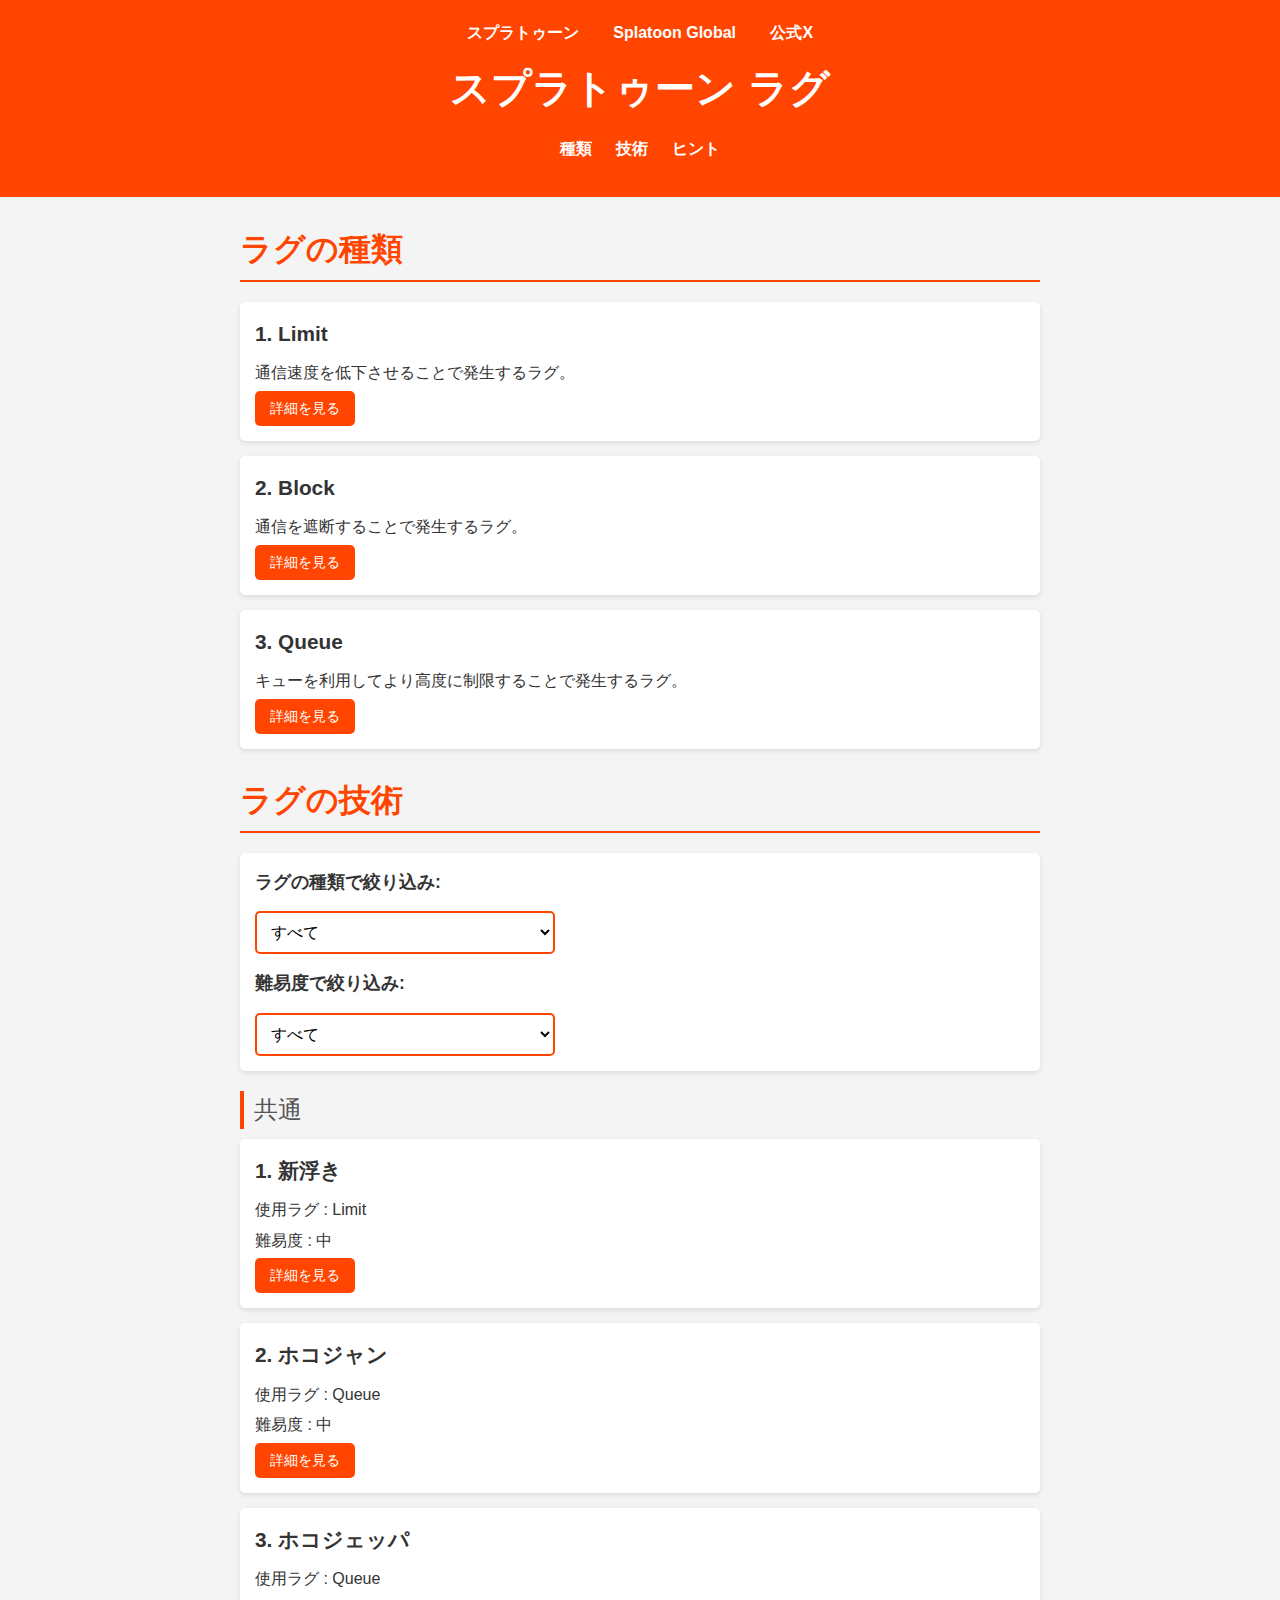
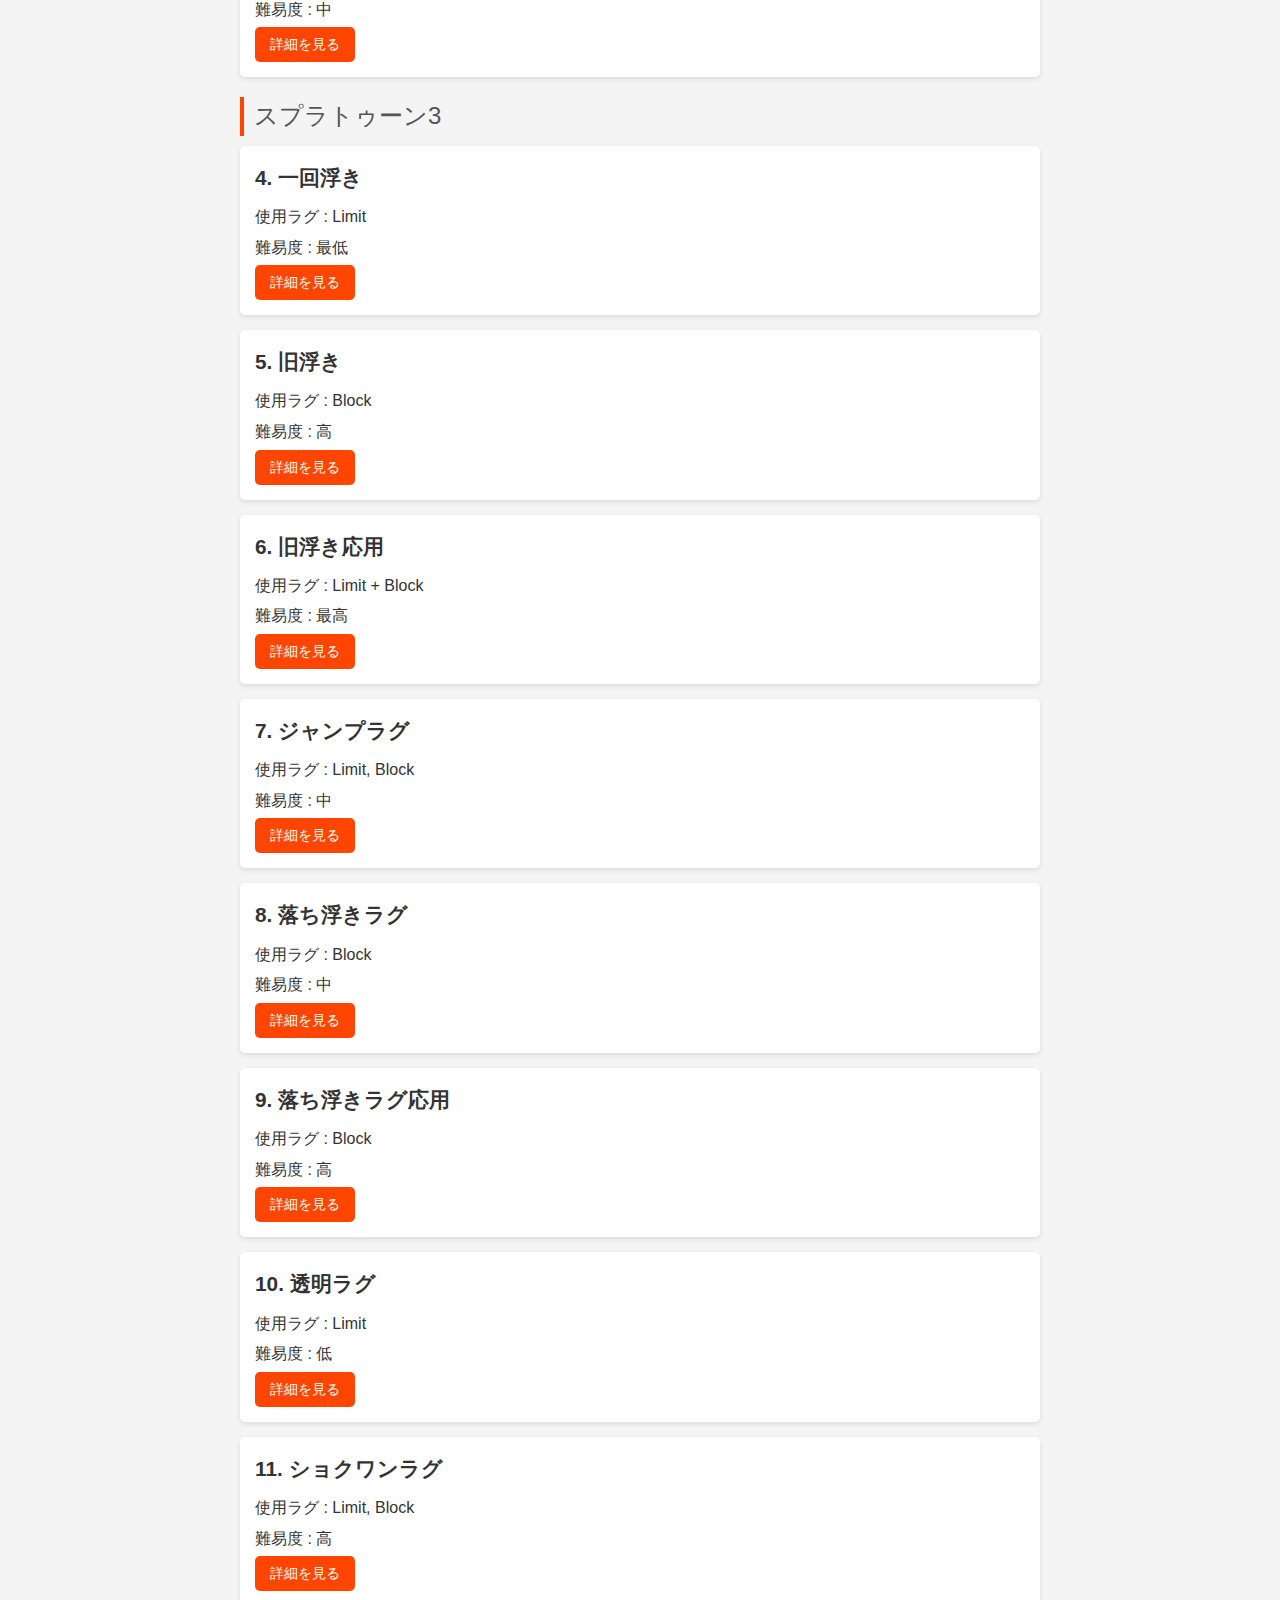
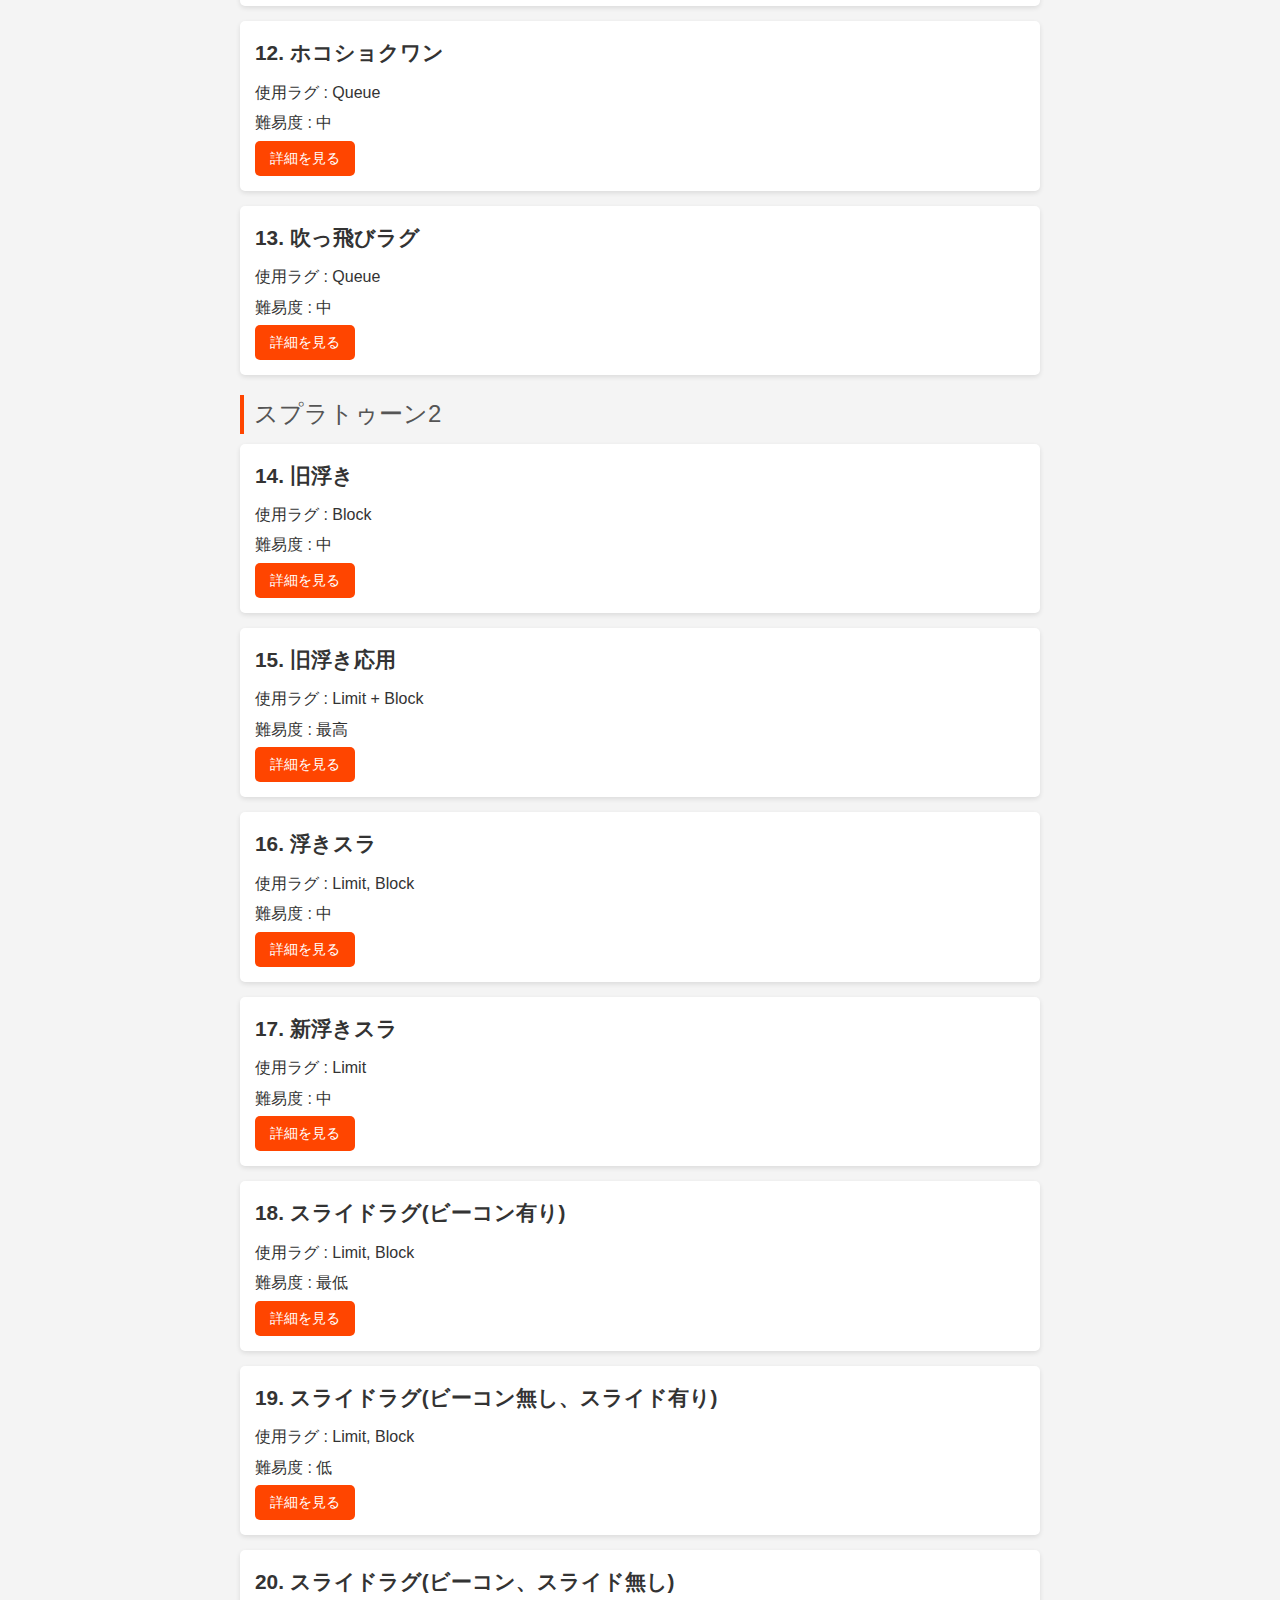
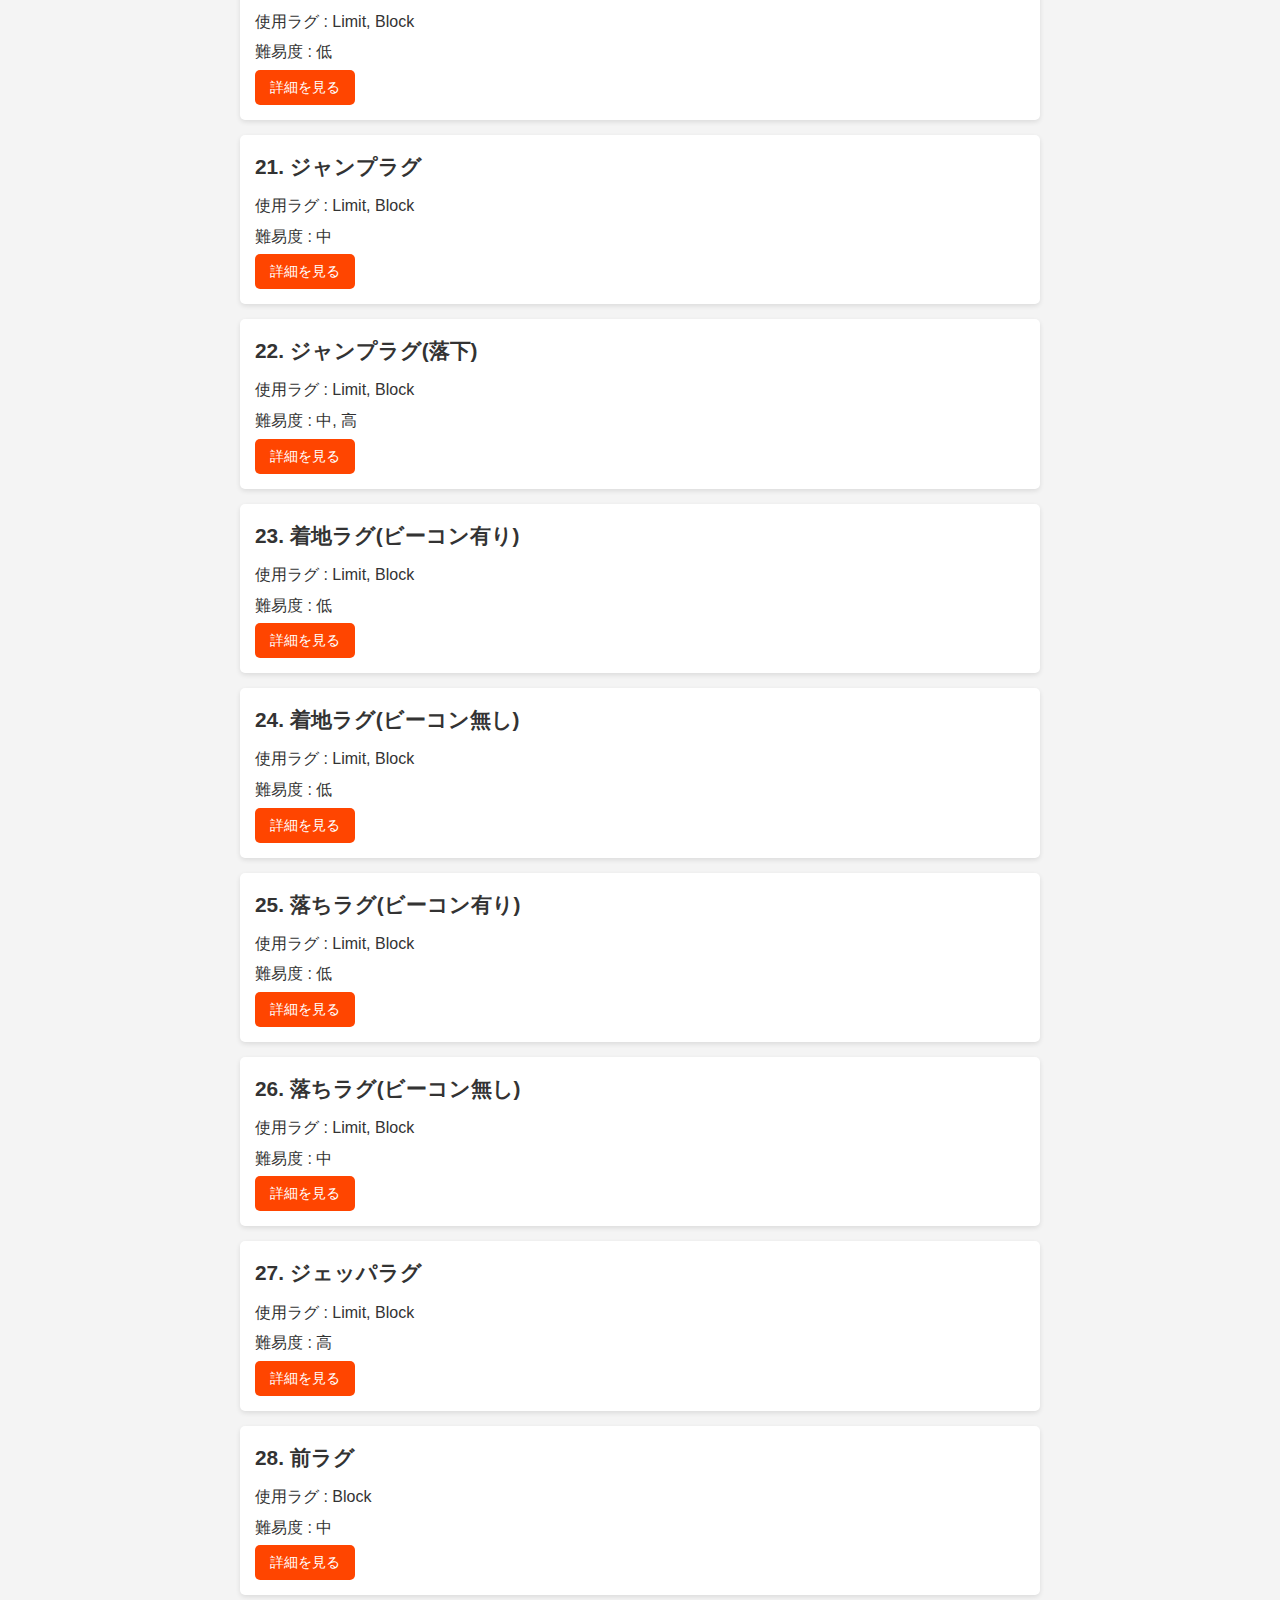
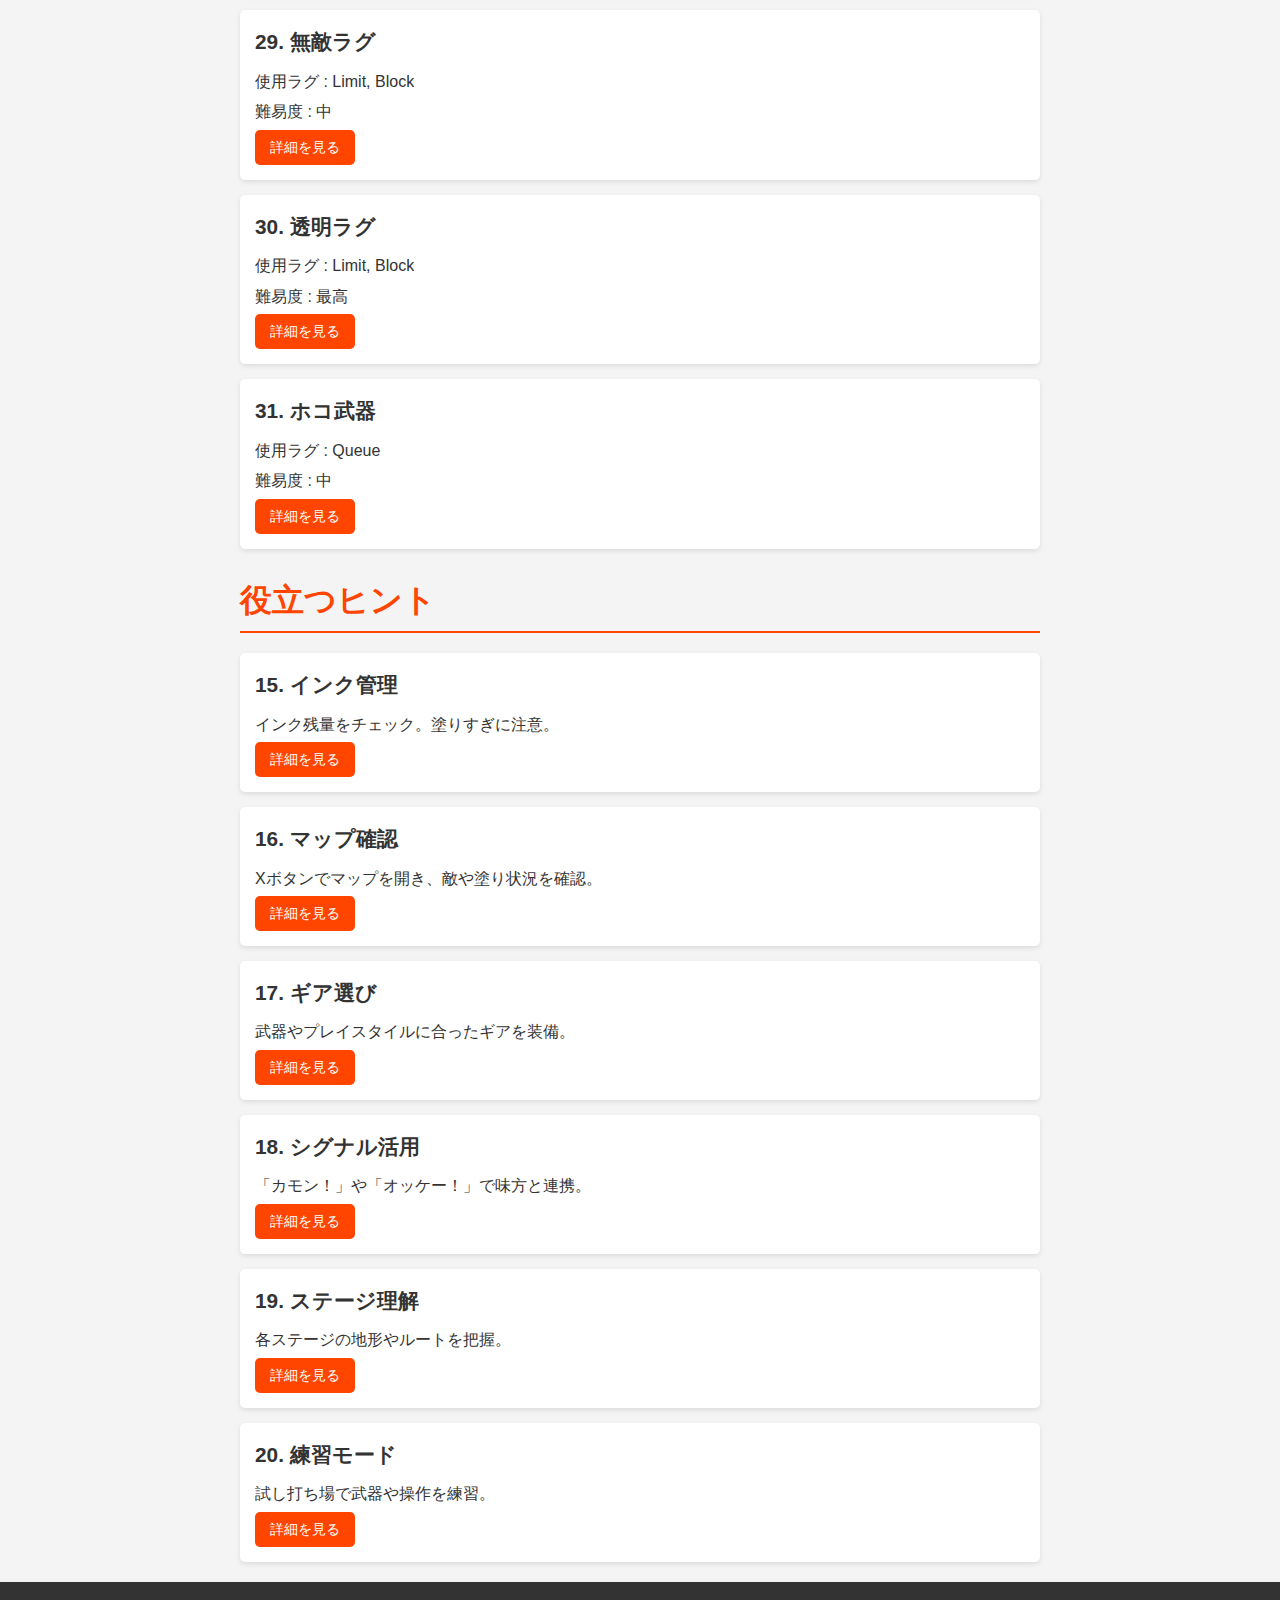
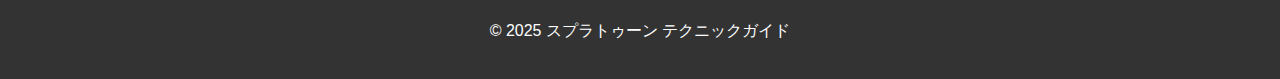
<file: ndex.html>
<!DOCTYPE html>
<html lang="ja">

<head>
    <meta charset="UTF-8">
    <meta name="viewport" content="width=device-width, initial-scale=1.0">
    <title>スプラトゥーン 操作テクニック</title>
    <link rel="stylesheet" href="styles.css">
</head>

<body>
    <header>
        <div class="top-links">
            <a href="https://www.nintendo.co.jp/switch/av5ja/" target="_blank">スプラトゥーン</a>
            <a href="https://splatoon.nintendo.com/" target="_blank">Splatoon Global</a>
            <a href="https://twitter.com/SplatoonJP" target="_blank">公式X</a>
        </div>
        <h1>スプラトゥーン ラグ</h1>
        <nav>
            <ul>
                <li><a href="#basic">種類</a></li>
                <li><a href="#advanced">技術</a></li>
                <li><a href="#tips">ヒント</a></li>
            </ul>
        </nav>
    </header>

    <main>
        <section id="basic">
            <h2>ラグの種類</h2>
            <div class="technique">
                <h3>1. Limit</h3>
                <p>通信速度を低下させることで発生するラグ。</p>
                <button onclick="showDetails('move-aim')">詳細を見る</button>
                <div id="move-aim" class="details" style="display: none;">
                    <p>最も使われることが多い、汎用性の高いラグ。</p>
                </div>
            </div>
            <div class="technique">
                <h3>2. Block</h3>
                <p>通信を遮断することで発生するラグ。</p>
                <button onclick="showDetails('squid-mode')">詳細を見る</button>
                <div id="squid-mode" class="details" style="display: none;">
                    <p>主にスプラトゥーン2のラグや、3では一部のラグで使用されるラグ。</p>
                </div>
            </div>
            <div class="technique">
                <h3>3. Queue</h3>
                <p>キューを利用してより高度に制限することで発生するラグ。</p>
                <button onclick="showDetails('jump')">詳細を見る</button>
                <div id="jump" class="details" style="display: none;">
                    <p>2、3ともに微ラグで使用されるラグ。</p>
                </div>
            </div>
        </section>

        <section id="advanced">
            <h2>ラグの技術</h2>
            <!-- フィルターUIを追加 -->
            <div class="filter-container">
                <label for="lag-type-filter">ラグの種類で絞り込み:</label>
                <select id="lag-type-filter">
                    <option value="">すべて</option>
                    <option value="Limit">Limit</option>
                    <option value="Block">Block</option>
                    <option value="Queue">Queue</option>
                    <option value="Limit, Block">Limit, Block</option>
                    <option value="Limit + Block">Limit + Block</option>　　　
                </select>
                <label for="difficulty-filter">難易度で絞り込み:</label>
                <select id="difficulty-filter">
                    <option value="">すべて</option>
                    <option value="最低">最低</option>
                    <option value="低">低</option>
                    <option value="中">中</option>
                    <option value="高">高</option>
                    <option value="最高">最高</option>
                </select>
            </div>

            <h3>共通</h3>
            <div class="technique">
                <h3>1. 新浮き</h3>
                <p>使用ラグ : Limit</p>
                <p>難易度 : 中</p>
                <button onclick="showDetails('splash-bomb')">詳細を見る</button>
                <div id="splash-bomb" class="details" style="display: none;">
                    <p>直撃で大ダメージ。狭い通路で効果的。</p>
                </div>
            </div>
            <div class="technique">
                <h3>2. ホコジャン</h3>
                <p>使用ラグ : Queue</p>
                <p>難易度 : 中</p>
                <button onclick="showDetails('hoko-jump')">詳細を見る</button>
                <div id="hoko-jump" class="details" style="display: none;">
                    <p>ガチホコバトルでジャンプとラグを組み合わせ、素早く前進。</p>
                </div>
            </div>
            <div class="technique">
                <h3>3. ホコジェッパ</h3>
                <p>使用ラグ : Queue</p>
                <p>難易度 : 中</p>
                <button onclick="showDetails('hoko-jet')">詳細を見る</button>
                <div id="hoko-jet" class="details" style="display: none;">
                    <p>ガチホコとジェットパックをラグで強化。広範囲攻撃に。</p>
                </div>
            </div>

            <h3>スプラトゥーン3</h3>
            <div class="technique">
                <h3>4. 一回浮き</h3>
                <p>使用ラグ : Limit</p>
                <p>難易度 : 最低</p>
                <button onclick="showDetails('squid-dash')">詳細を見る</button>
                <div id="squid-dash" class="details" style="display: none;">
                    <p>壁を登る時も有効。ジャンプと組み合わせて加速。</p>
                </div>
            </div>
            <div class="technique">
                <h3>5. 旧浮き</h3>
                <p>使用ラグ : Block</p>
                <p>難易度 : 高</p>
                <button onclick="showDetails('squid-climb')">詳細を見る</button>
                <div id="squid-climb" class="details" style="display: none;">
                    <p>インクが足りないと滑り落ちる。塗りを確認。</p>
                </div>
            </div>
            <div class="technique">
                <h3>6. 旧浮き応用</h3>
                <p>使用ラグ : Limit + Block</p>
                <p>難易度 : 最高</p>
                <button onclick="showDetails('sub-strafe')">詳細を見る</button>
                <div id="sub-strafe" class="details" style="display: none;">
                    <p>ボム投げ中に敵の反撃を避けるテクニック。</p>
                </div>
            </div>
            <div class="technique">
                <h3>7. ジャンプラグ</h3>
                <p>使用ラグ : Limit, Block</p>
                <p>難易度 : 中</p>
                <button onclick="showDetails('jump-lag-3')">詳細を見る</button>
                <div id="jump-lag-3" class="details" style="display: none;">
                    <p>スプラトゥーン3向け。高度なジャンプで敵を混乱させよう。</p>
                </div>
            </div>
            <div class="technique">
                <h3>8. 落ち浮きラグ</h3>
                <p>使用ラグ : Block</p>
                <p>難易度 : 中</p>
                <button onclick="showDetails('fall-float-lag')">詳細を見る</button>
                <div id="fall-float-lag" class="details" style="display: none;">
                    <p>落下中に浮きを組み合わせて移動。スプラトゥーン3で有効。</p>
                </div>
            </div>
            <div class="technique">
                <h3>9. 落ち浮きラグ応用</h3>
                <p>使用ラグ : Block</p>
                <p>難易度 : 高</p>
                <button onclick="showDetails('fall-float-lag-advanced')">詳細を見る</button>
                <div id="fall-float-lag-advanced" class="details" style="display: none;">
                    <p>高度な制御で敵を翻弄。精密なタイミングが必要。</p>
                </div>
            </div>
            <div class="technique">
                <h3>10. 透明ラグ</h3>
                <p>使用ラグ : Limit</p>
                <p>難易度 : 低</p>
                <button onclick="showDetails('invisible-lag-3')">詳細を見る</button>
                <div id="invisible-lag-3" class="details" style="display: none;">
                    <p>スプラトゥーン3向け。簡易的なラグで位置を隠す。</p>
                </div>
            </div>
            <div class="technique">
                <h3>11. ショクワンラグ</h3>
                <p>使用ラグ : Limit, Block</p>
                <p>難易度 : 高</p>
                <button onclick="showDetails('shock-lag')">詳細を見る</button>
                <div id="shock-lag" class="details" style="display: none;">
                    <p>ショクワンダー使用時にラグで動きを強化。攻撃力アップ。</p>
                </div>
            </div>
            <div class="technique">
                <h3>12. ホコショクワン</h3>
                <p>使用ラグ : Queue</p>
                <p>難易度 : 中</p>
                <button onclick="showDetails('hoko-shock')">詳細を見る</button>
                <div id="hoko-shock" class="details" style="display: none;">
                    <p>ガチホコとショクワンダーをラグで連携。突破力が増す。</p>
                </div>
            </div>
            <div class="technique">
                <h3>13. 吹っ飛びラグ</h3>
                <p>使用ラグ : Queue</p>
                <p>難易度 : 中</p>
                <button onclick="showDetails('blow-lag')">詳細を見る</button>
                <div id="blow-lag" class="details" style="display: none;">
                    <p>吹っ飛び中にラグで軌道を制御。意外な位置から反撃。</p>
                </div>
            </div>

            <h3>スプラトゥーン2</h3>
            <div class="technique">
                <h3>14. 旧浮き</h3>
                <p>使用ラグ : Block</p>
                <p>難易度 : 中</p>
                <button onclick="showDetails('squid-roll')">詳細を見る</button>
                <div id="squid-roll" class="details" style="display: none;">
                    <p>ダメージ軽減効果あり。敵の攻撃を避けよう。</p>
                </div>
            </div>
            <div class="technique">
                <h3>15. 旧浮き応用</h3>
                <p>使用ラグ : Limit + Block</p>
                <p>難易度 : 最高</p>
                <button onclick="showDetails('quick-jump')">詳細を見る</button>
                <div id="quick-jump" class="details" style="display: none;">
                    <p>着地時に隙あり。ギアで着地時間を短縮。</p>
                </div>
            </div>
            <div class="technique">
                <h3>16. 浮きスラ</h3>
                <p>使用ラグ : Limit, Block</p>
                <p>難易度 : 中</p>
                <button onclick="showDetails('shot-dodge')">詳細を見る</button>
                <div id="shot-dodge" class="details" style="display: none;">
                    <p>予測移動が鍵。敵の癖を読もう。</p>
                </div>
            </div>
            <div class="technique">
                <h3>17. 新浮きスラ</h3>
                <p>使用ラグ : Limit</p>
                <p>難易度 : 中</p>
                <button onclick="showDetails('new-float-slide')">詳細を見る</button>
                <div id="new-float-slide" class="details" style="display: none;">
                    <p>素早い移動で敵を翻弄。シューターやブラスターで速度を活かそう。</p>
                </div>
            </div>
            <div class="technique">
                <h3>18. スライドラグ(ビーコン有り)</h3>
                <p>使用ラグ : Limit, Block</p>
                <p>難易度 : 最低</p>
                <button onclick="showDetails('slide-beacon')">詳細を見る</button>
                <div id="slide-beacon" class="details" style="display: none;">
                    <p>ビーコンを利用して素早く位置移動。味方のサポートに最適。</p>
                </div>
            </div>
            <div class="technique">
                <h3>19. スライドラグ(ビーコン無し、スライド有り)</h3>
                <p>使用ラグ : Limit, Block</p>
                <p>難易度 : 低</p>
                <button onclick="showDetails('slide-no-beacon')">詳細を見る</button>
                <div id="slide-no-beacon" class="details" style="display: none;">
                    <p>スライドで機動力を維持。狭いエリアで敵を出し抜く。</p>
                </div>
            </div>
            <div class="technique">
                <h3>20. スライドラグ(ビーコン、スライド無し)</h3>
                <p>使用ラグ : Limit, Block</p>
                <p>難易度 : 低</p>
                <button onclick="showDetails('no-slide-beacon')">詳細を見る</button>
                <div id="no-slide-beacon" class="details" style="display: none;">
                    <p>ビーコン活用で安全な位置へ移動。防御的な動きに有効。</p>
                </div>
            </div>
            <div class="technique">
                <h3>21. ジャンプラグ</h3>
                <p>使用ラグ : Limit, Block</p>
                <p>難易度 : 中</p>
                <button onclick="showDetails('jump-lag-2')">詳細を見る</button>
                <div id="jump-lag-2" class="details" style="display: none;">
                    <p>ジャンプ中にラグを活用し、敵の狙いを外す。タイミングが重要。</p>
                </div>
            </div>
            <div class="technique">
                <h3>22. ジャンプラグ(落下)</h3>
                <p>使用ラグ : Limit, Block</p>
                <p>難易度 : 中, 高</p>
                <button onclick="showDetails('jump-lag-fall')">詳細を見る</button>
                <div id="jump-lag-fall" class="details" style="display: none;">
                    <p>落下中にラグで位置をずらし、奇襲攻撃を仕掛ける。</p>
                </div>
            </div>
            <div class="technique">
                <h3>23. 着地ラグ(ビーコン有り)</h3>
                <p>使用ラグ : Limit, Block</p>
                <p>難易度 : 低</p>
                <button onclick="showDetails('land-lag-beacon')">詳細を見る</button>
                <div id="land-lag-beacon" class="details" style="display: none;">
                    <p>ビーコンへ着地時にラグで安全確保。素早い復帰に役立つ。</p>
                </div>
            </div>
            <div class="technique">
                <h3>24. 着地ラグ(ビーコン無し)</h3>
                <p>使用ラグ : Limit, Block</p>
                <p>難易度 : 低</p>
                <button onclick="showDetails('land-lag-no-beacon')">詳細を見る</button>
                <div id="land-lag-no-beacon" class="details" style="display: none;">
                    <p>着地時の隙をラグでカバー。敵の攻撃を回避。</p>
                </div>
            </div>
            <div class="technique">
                <h3>25. 落ちラグ(ビーコン有り)</h3>
                <p>使用ラグ : Limit, Block</p>
                <p>難易度 : 低</p>
                <button onclick="showDetails('fall-lag-beacon')">詳細を見る</button>
                <div id="fall-lag-beacon" class="details" style="display: none;">
                    <p>ビーコン利用で落下を制御。安全な位置へ移動。</p>
                </div>
            </div>
            <div class="technique">
                <h3>26. 落ちラグ(ビーコン無し)</h3>
                <p>使用ラグ : Limit, Block</p>
                <p>難易度 : 中</p>
                <button onclick="showDetails('fall-lag-no-beacon')">詳細を見る</button>
                <div id="fall-lag-no-beacon" class="details" style="display: none;">
                    <p>落下中にラグで敵の視線をずらし、奇襲を狙う。</p>
                </div>
            </div>
            <div class="technique">
                <h3>27. ジェッパラグ</h3>
                <p>使用ラグ : Limit, Block</p>
                <p>難易度 : 高</p>
                <button onclick="showDetails('jet-lag')">詳細を見る</button>
                <div id="jet-lag" class="details" style="display: none;">
                    <p>ジェットパック使用時にラグで位置をずらし、敵を混乱。</p>
                </div>
            </div>
            <div class="technique">
                <h3>28. 前ラグ</h3>
                <p>使用ラグ : Block</p>
                <p>難易度 : 中</p>
                <button onclick="showDetails('front-lag')">詳細を見る</button>
                <div id="front-lag" class="details" style="display: none;">
                    <p>前方移動中にラグで敵のエイムを外す。攻撃的な動きに。</p>
                </div>
            </div>
            <div class="technique">
                <h3>29. 無敵ラグ</h3>
                <p>使用ラグ : Limit, Block</p>
                <p>難易度 : 中</p>
                <button onclick="showDetails('invincible-lag')">詳細を見る</button>
                <div id="invincible-lag" class="details" style="display: none;">
                    <p>ラグで一時的な無敵状態を模倣。タイミングが鍵。</p>
                </div>
            </div>
            <div class="technique">
                <h3>30. 透明ラグ</h3>
                <p>使用ラグ : Limit, Block</p>
                <p>難易度 : 最高</p>
                <button onclick="showDetails('invisible-lag-2')">詳細を見る</button>
                <div id="invisible-lag-2" class="details" style="display: none;">
                    <p>ラグで敵から見えづらくなる。高度な制御で奇襲を。</p>
                </div>
            </div>
            <div class="technique">
                <h3>31. ホコ武器</h3>
                <p>使用ラグ : Queue</p>
                <p>難易度 : 中</p>
                <button onclick="showDetails('hoko-weapon')">詳細を見る</button>
                <div id="hoko-weapon" class="details" style="display: none;">
                    <p>ガチホコ持ち時に武器とラグを組み合わせ、攻防を強化。</p>
                </div>
            </div>
        </section>

        <section id="tips">
            <h2>役立つヒント</h2>
            <div class="technique">
                <h3>15. インク管理</h3>
                <p>インク残量をチェック。塗りすぎに注意。</p>
                <button onclick="showDetails('ink-manage')">詳細を見る</button>
                <div id="ink-manage" class="details" style="display: none;">
                    <p>ギア「インク効率アップ」で消費を軽減。</p>
                </div>
            </div>
            <div class="technique">
                <h3>16. マップ確認</h3>
                <p>Xボタンでマップを開き、敵や塗り状況を確認。</p>
                <button onclick="showDetails('map-check')">詳細を見る</button>
                <div id="map-check" class="details" style="display: none;">
                    <p>定期的に見て、戦略を立てよう。</p>
                </div>
            </div>
            <div class="technique">
                <h3>17. ギア選び</h3>
                <p>武器やプレイスタイルに合ったギアを装備。</p>
                <button onclick="showDetails('gear-choice')">詳細を見る</button>
                <div id="gear-choice" class="details" style="display: none;">
                    <p>例: スプラッシュボム多用なら「サブ効率アップ」。</p>
                </div>
            </div>
            <div class="technique">
                <h3>18. シグナル活用</h3>
                <p>「カモン！」や「オッケー！」で味方と連携。</p>
                <button onclick="showDetails('signal-use')">詳細を見る</button>
                <div id="signal-use" class="details" style="display: none;">
                    <p>十字キーで簡単送信。状況を伝えよう。</p>
                </div>
            </div>
            <div class="technique">
                <h3>19. ステージ理解</h3>
                <p>各ステージの地形やルートを把握。</p>
                <button onclick="showDetails('stage-know')">詳細を見る</button>
                <div id="stage-know" class="details" style="display: none;">
                    <p>高台や隠れスポットを覚えて有利に。</p>
                </div>
            </div>
            <div class="technique">
                <h3>20. 練習モード</h3>
                <p>試し打ち場で武器や操作を練習。</p>
                <button onclick="showDetails('practice')">詳細を見る</button>
                <div id="practice" class="details" style="display: none;">
                    <p>エイムや移動を繰り返し、精度を上げよう。</p>
                </div>
            </div>
        </section>
    </main>

    <footer>
        <p>© 2025 スプラトゥーン テクニックガイド</p>
    </footer>

    <script src="script.js"></script>
</body>

</html>
</file>
<file: styles.css>
/* styles.css */

/* 全体の基本スタイル */
body {
    font-family: Arial, sans-serif;
    line-height: 1.6;
    margin: 0;
    padding: 0;
    background-color: #f4f4f4;
    color: #333;
}

/* ヘッダー */
header {
    background-color: #ff4500;
    /* スプラトゥーンらしい鮮やかなカラー */
    color: white;
    padding: 20px;
    text-align: center;
}

.top-links a {
    color: white;
    margin: 0 15px;
    text-decoration: none;
    font-weight: bold;
}

.top-links a:hover {
    text-decoration: underline;
}

h1 {
    margin: 10px 0;
    font-size: 2.5em;
}

nav ul {
    list-style: none;
    padding: 0;
}

nav ul li {
    display: inline;
    margin: 0 10px;
}

nav ul li a {
    color: white;
    text-decoration: none;
    font-weight: bold;
}

nav ul li a:hover {
    text-decoration: underline;
}

/* メインコンテンツ */
main {
    max-width: 800px;
    margin: 20px auto;
    padding: 0 20px;
}

/* セクションの見出し */
h2 {
    color: #ff4500;
    font-size: 2em;
    border-bottom: 2px solid #ff4500;
    padding-bottom: 5px;
    margin-bottom: 20px;
}

/* 「共通」「スプラトゥーン2」「スプラトゥーン3」の見出し */
section#advanced h3:not(.technique h3) {
    font-size: 1.5em;
    /* 「ラグの技術」より小さめ */
    color: #555;
    /* 控えめなグレー */
    margin: 20px 0 10px;
    border-left: 4px solid #ff4500;
    /* スプラトゥーンのテーマカラーをアクセントに */
    padding-left: 10px;
    font-weight: normal;
    /* 強調を抑える */
}

/* 各ラグの技術のスタイル */
.technique {
    background-color: white;
    padding: 15px;
    margin-bottom: 15px;
    border-radius: 5px;
    box-shadow: 0 2px 5px rgba(0, 0, 0, 0.1);
}

.technique h3 {
    font-size: 1.3em;
    /* ラグ名はそのまま、控えめなサイズ */
    color: #333;
    margin: 0 0 10px;
}

.technique p {
    margin: 5px 0;
}

button {
    background-color: #ff4500;
    color: white;
    border: none;
    padding: 8px 15px;
    border-radius: 5px;
    cursor: pointer;
    font-size: 0.9em;
}

button:hover {
    background-color: #e03e00;
}

.details {
    margin-top: 10px;
    padding: 10px;
    background-color: #f9f9f9;
    border-left: 3px solid #ff4500;
}

/* フィルターコンテナ */
.filter-container {
    background-color: #fff;
    /* 背景を白にして他のコンテンツと統一 */
    padding: 15px;
    border-radius: 5px;
    box-shadow: 0 2px 5px rgba(0, 0, 0, 0.1);
    /* カード風の影 */
    margin-bottom: 20px;
    display: flex;
    flex-direction: column;
    /* 縦に配置 */
    align-items: flex-start;
    /* 左揃え */
    gap: 15px;
    /* 要素間の間隔を広げる */
}

.filter-container label {
    font-weight: bold;
    color: #333;
    font-size: 1.1em;
}

.filter-container select {
    width: 100%;
    /* 幅をコンテナに合わせる */
    max-width: 300px;
    /* 最大幅を制限 */
    padding: 10px;
    border: 2px solid #ff4500;
    border-radius: 5px;
    font-size: 1em;
    background-color: white;
    cursor: pointer;
    box-sizing: border-box;
}

.filter-container select:focus {
    outline: none;
    border-color: #e03e00;
}

/* 非表示用のクラス */
.hidden {
    display: none;
}

/* フッター */
footer {
    text-align: center;
    padding: 20px;
    background-color: #333;
    color: white;
    margin-top: 20px;
}

/* レスポンシブデザイン */
@media (max-width: 600px) {
    h1 {
        font-size: 2em;
    }

    h2 {
        font-size: 1.8em;
    }

    section#advanced h3:not(.technique h3) {
        font-size: 1.3em;
    }

    .technique h3 {
        font-size: 1.2em;
    }

    nav ul li {
        display: block;
        margin: 5px 0;
    }

    .filter-container {
        padding: 10px;
        gap: 10px;
    }

    .filter-container select {
        max-width: 100%;
        /* モバイルではフル幅 */
    }
}
</file>
